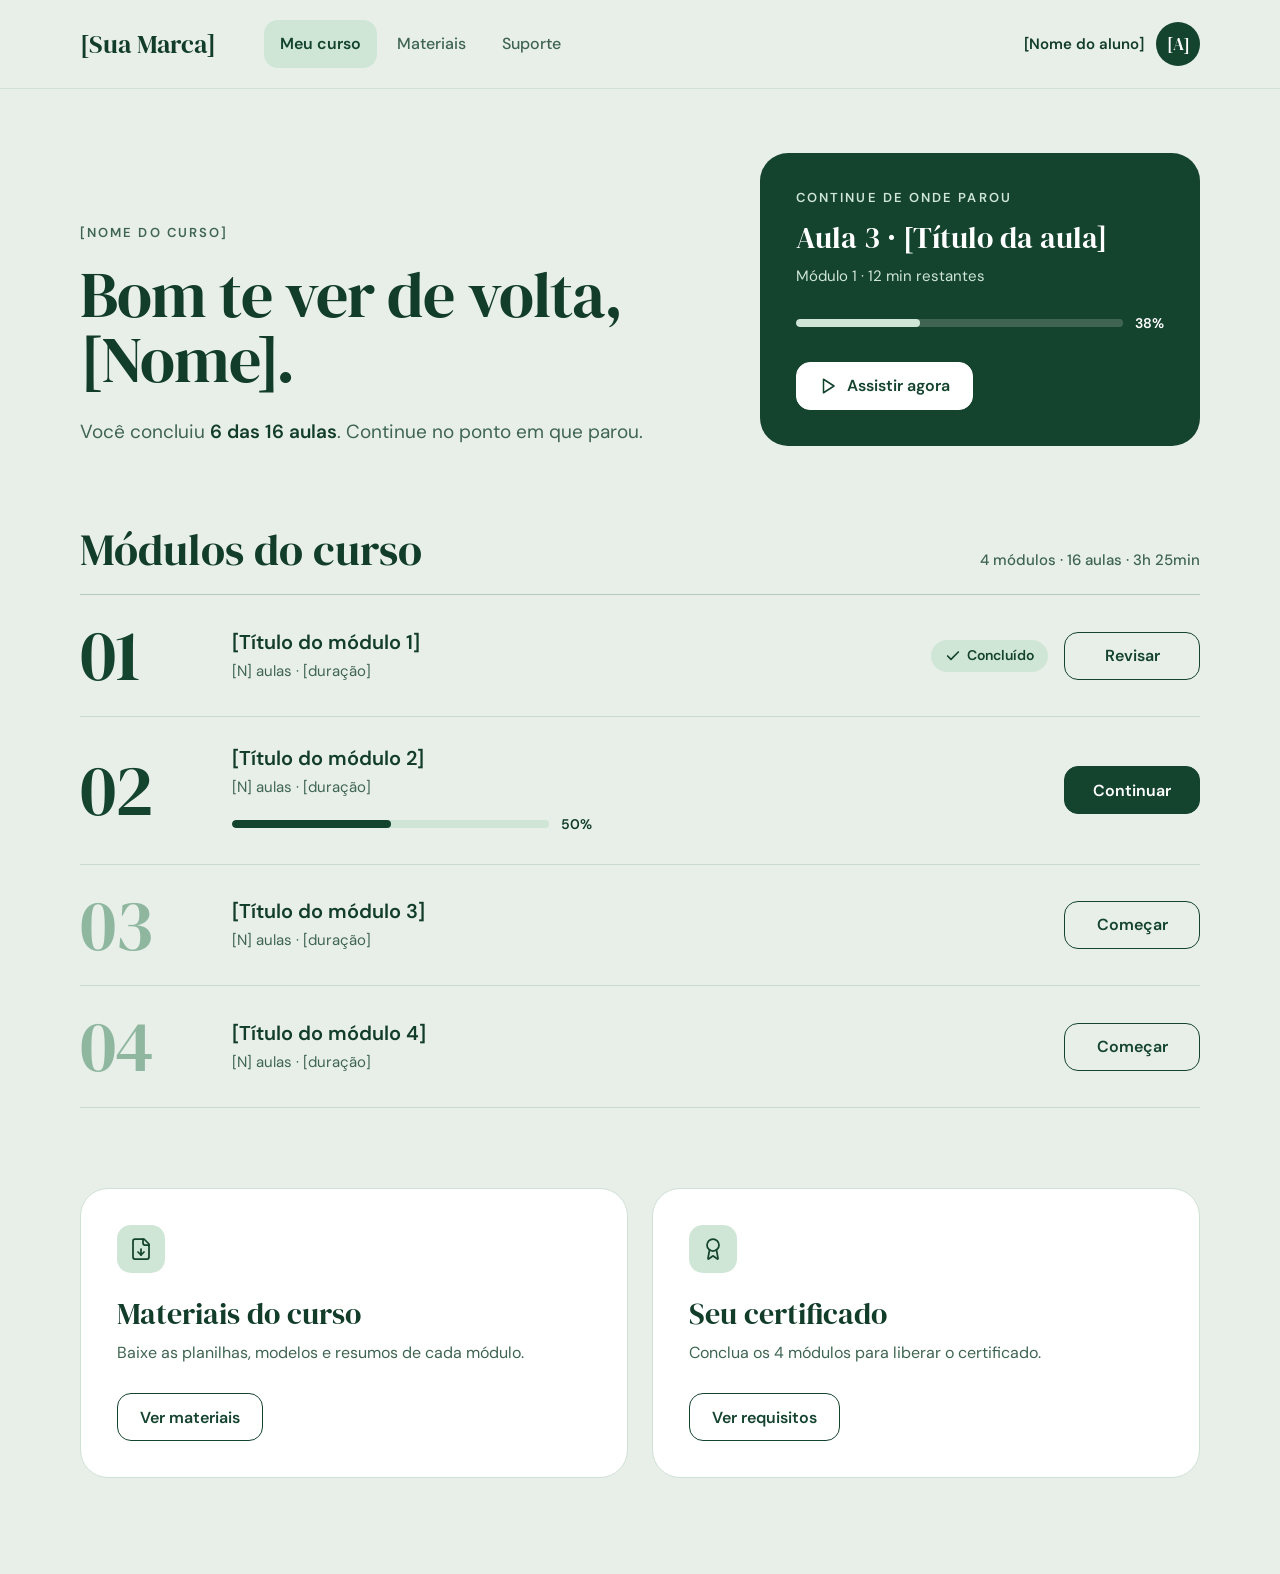
<file: curso.html>
<!DOCTYPE html>
<html lang="pt-BR">
<head>
  <meta charset="UTF-8">
  <meta name="viewport" content="width=device-width, initial-scale=1">
  <title>Meu curso · [Sua Marca]</title>
  <link rel="preconnect" href="https://fonts.googleapis.com">
  <link rel="preconnect" href="https://fonts.gstatic.com" crossorigin>
  <link rel="stylesheet" href="https://fonts.googleapis.com/css2?family=DM+Sans:wght@400;500;600;700&family=DM+Serif+Display&display=swap">
  <link rel="stylesheet" href="styles.css">
</head>
<body>
  <a class="skip-link" href="#conteudo">Pular para o conteúdo</a>

  <header class="site-header app-header">
    <div class="container app-header__inner">
      <a class="brand" href="curso.html">[Sua Marca]</a>

      <nav class="main-nav" aria-label="Principal">
        <ul>
          <li><a href="curso.html" aria-current="page">Meu curso</a></li>
          <li><a href="#materiais">Materiais</a></li>
          <li><a href="#">Suporte</a></li>
        </ul>
      </nav>

      <div class="user">
        <span class="user__name">[Nome do aluno]</span>
        <span class="avatar" aria-hidden="true">[A]</span>
      </div>
    </div>
  </header>

  <main id="conteudo">
    <!-- Boas-vindas -->
    <section class="welcome" aria-labelledby="titulo-boas-vindas">
      <div class="container welcome__grid">
        <div>
          <p class="eyebrow">[NOME DO CURSO]</p>
          <h1 id="titulo-boas-vindas" class="display">Bom te ver de volta, [Nome].</h1>
          <p class="lead">Você concluiu <strong>6 das 16 aulas</strong>. Continue no ponto em que parou.</p>
        </div>

        <section class="card-dark resume" aria-labelledby="titulo-continuar">
          <p class="eyebrow">Continue de onde parou</p>
          <h2 id="titulo-continuar">Aula 3 · [Título da aula]</h2>
          <p class="resume__meta">Módulo 1 · 12 min restantes</p>

          <div class="progress-row">
            <progress class="progress progress--on-dark" value="38" max="100" aria-label="Progresso da aula">38%</progress>
            <span class="progress-row__value" aria-hidden="true">38%</span>
          </div>

          <a class="btn btn--light" href="#">
            <svg width="18" height="18" viewBox="0 0 24 24" fill="none" stroke="currentColor" stroke-width="2" stroke-linecap="round" stroke-linejoin="round" aria-hidden="true" focusable="false"><polygon points="6 3 20 12 6 21 6 3"/></svg>
            Assistir agora
          </a>
        </section>
      </div>
    </section>

    <!-- Módulos -->
    <section class="modules-section" aria-labelledby="titulo-modulos">
      <div class="container">
        <div class="section-head">
          <h2 id="titulo-modulos">Módulos do curso</h2>
          <p>4 módulos · 16 aulas · 3h 25min</p>
        </div>

        <ol class="modules" role="list">
          <!-- Módulo 01 — concluído -->
          <li class="module module--done">
            <span class="module__num" aria-hidden="true">01</span>
            <div class="module__body">
              <h3 class="module__title"><span class="sr-only">Módulo 01: </span>[Título do módulo 1]</h3>
              <p class="module__meta">[N] aulas · [duração]</p>
            </div>
            <div class="module__actions">
              <span class="badge">
                <svg width="16" height="16" viewBox="0 0 24 24" fill="none" stroke="currentColor" stroke-width="2.5" stroke-linecap="round" stroke-linejoin="round" aria-hidden="true" focusable="false"><path d="M20 6 9 17l-5-5"/></svg>
                Concluído
              </span>
              <a class="btn btn--outline" href="#">Revisar<span class="sr-only"> o módulo 01</span></a>
            </div>
          </li>

          <!-- Módulo 02 — em andamento -->
          <li class="module module--current">
            <span class="module__num" aria-hidden="true">02</span>
            <div class="module__body">
              <h3 class="module__title"><span class="sr-only">Módulo 02: </span>[Título do módulo 2]</h3>
              <p class="module__meta">[N] aulas · [duração]<span class="sr-only"> · Em andamento</span></p>
              <div class="progress-row">
                <progress class="progress" value="50" max="100" aria-label="Progresso do módulo 02">50%</progress>
                <span class="progress-row__value" aria-hidden="true">50%</span>
              </div>
            </div>
            <div class="module__actions">
              <a class="btn btn--primary" href="#">Continuar<span class="sr-only"> o módulo 02</span></a>
            </div>
          </li>

          <!-- Módulo 03 — não iniciado -->
          <li class="module module--todo">
            <span class="module__num" aria-hidden="true">03</span>
            <div class="module__body">
              <h3 class="module__title"><span class="sr-only">Módulo 03: </span>[Título do módulo 3]</h3>
              <p class="module__meta">[N] aulas · [duração]<span class="sr-only"> · Não iniciado</span></p>
            </div>
            <div class="module__actions">
              <a class="btn btn--outline" href="#">Começar<span class="sr-only"> o módulo 03</span></a>
            </div>
          </li>

          <!-- Módulo 04 — não iniciado -->
          <li class="module module--todo">
            <span class="module__num" aria-hidden="true">04</span>
            <div class="module__body">
              <h3 class="module__title"><span class="sr-only">Módulo 04: </span>[Título do módulo 4]</h3>
              <p class="module__meta">[N] aulas · [duração]<span class="sr-only"> · Não iniciado</span></p>
            </div>
            <div class="module__actions">
              <a class="btn btn--outline" href="#">Começar<span class="sr-only"> o módulo 04</span></a>
            </div>
          </li>
        </ol>
      </div>
    </section>

    <!-- Materiais e certificado -->
    <section class="extras" aria-label="Materiais e certificado">
      <div class="container extras__grid">
        <article id="materiais" class="card extra-card">
          <span class="extra-card__icon" aria-hidden="true">
            <svg width="24" height="24" viewBox="0 0 24 24" fill="none" stroke="currentColor" stroke-width="1.75" stroke-linecap="round" stroke-linejoin="round" focusable="false"><path d="M15 2H6a2 2 0 0 0-2 2v16a2 2 0 0 0 2 2h12a2 2 0 0 0 2-2V7Z"/><path d="M14 2v4a2 2 0 0 0 2 2h4"/><path d="M12 18v-6"/><path d="m9 15 3 3 3-3"/></svg>
          </span>
          <h2>Materiais do curso</h2>
          <p>Baixe as planilhas, modelos e resumos de cada módulo.</p>
          <a class="btn btn--outline" href="#">Ver materiais</a>
        </article>

        <article class="card extra-card">
          <span class="extra-card__icon" aria-hidden="true">
            <svg width="24" height="24" viewBox="0 0 24 24" fill="none" stroke="currentColor" stroke-width="1.75" stroke-linecap="round" stroke-linejoin="round" focusable="false"><circle cx="12" cy="8" r="6"/><path d="M15.48 12.89 17 21.42a.5.5 0 0 1-.81.47l-3.58-2.69a1 1 0 0 0-1.2 0l-3.59 2.69a.5.5 0 0 1-.81-.47l1.51-8.53"/></svg>
          </span>
          <h2>Seu certificado</h2>
          <p>Conclua os 4 módulos para liberar o certificado.</p>
          <a class="btn btn--outline" href="#">Ver requisitos</a>
        </article>
      </div>
    </section>
  </main>
</body>
</html>
</file>
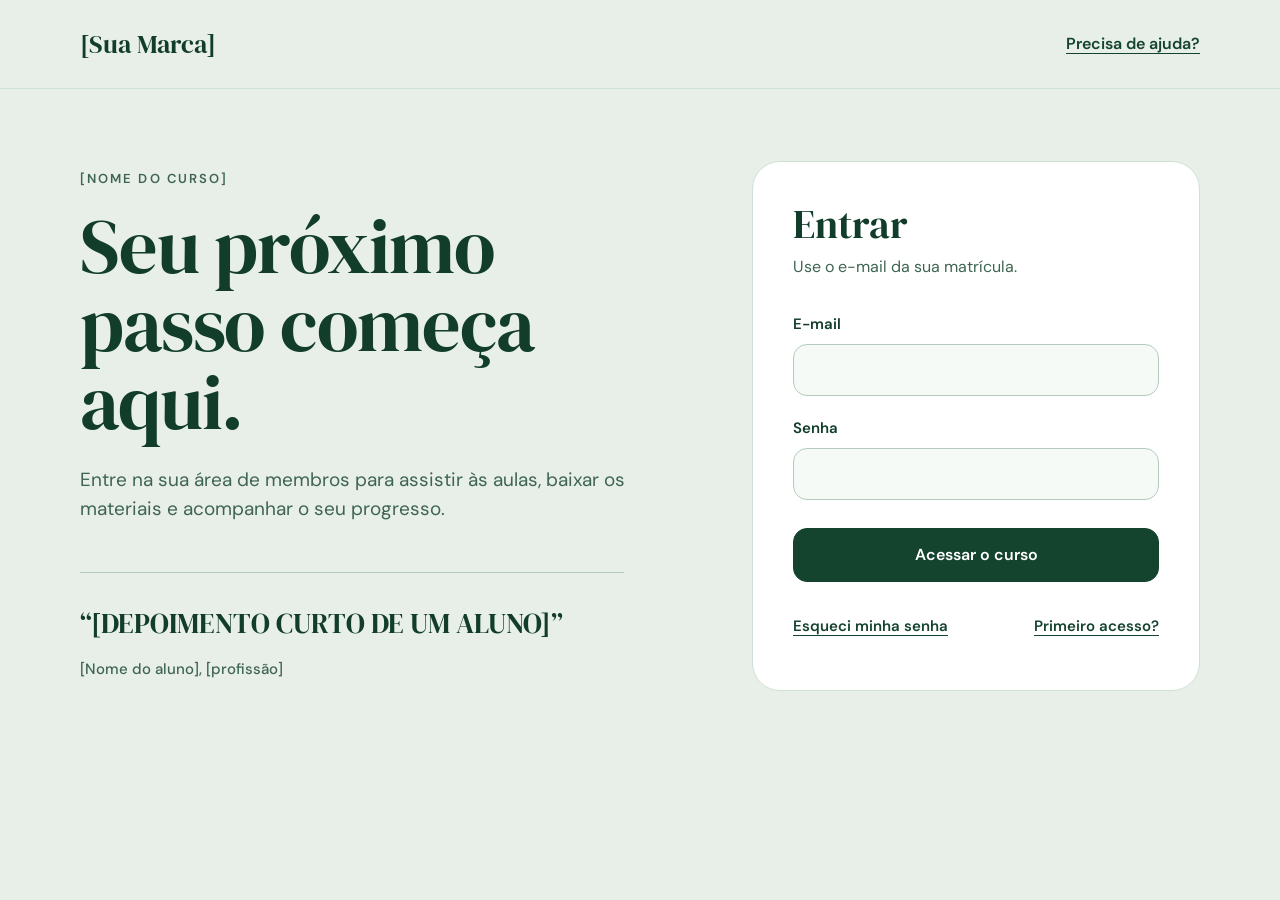
<file: index (1).html>
<!DOCTYPE html>
<html lang="pt-BR">
<head>
  <meta charset="UTF-8">
  <meta name="viewport" content="width=device-width, initial-scale=1">
  <title>Entrar · [Sua Marca]</title>
  <link rel="preconnect" href="https://fonts.googleapis.com">
  <link rel="preconnect" href="https://fonts.gstatic.com" crossorigin>
  <link rel="stylesheet" href="https://fonts.googleapis.com/css2?family=DM+Sans:wght@400;500;600;700&family=DM+Serif+Display&display=swap">
  <link rel="stylesheet" href="styles.css">
</head>
<body>
  <a class="skip-link" href="#conteudo">Pular para o conteúdo</a>

  <header class="site-header">
    <div class="container site-header__inner">
      <a class="brand" href="index.html">[Sua Marca]</a>
      <a class="text-link" href="#">Precisa de ajuda?</a>
    </div>
  </header>

  <main id="conteudo" class="login">
    <div class="container login__grid">
      <div class="login__intro">
        <p class="eyebrow">[NOME DO CURSO]</p>
        <h1 class="display">Seu próximo passo começa aqui.</h1>
        <p class="lead">Entre na sua área de membros para assistir às aulas, baixar os materiais e acompanhar o seu progresso.</p>
      </div>

      <section class="card login__card" aria-labelledby="titulo-entrar">
        <h2 id="titulo-entrar">Entrar</h2>
        <p class="login__card-sub">Use o e-mail da sua matrícula.</p>

        <!-- Sem autenticação real: o botão apenas leva para curso.html.
             Os campos não têm "name", então nada do que for digitado vai para a URL. -->
        <form class="form" action="curso.html" method="get">
          <div class="field">
            <label for="email">E-mail</label>
            <input id="email" type="email" autocomplete="email" inputmode="email">
          </div>

          <div class="field">
            <label for="senha">Senha</label>
            <input id="senha" type="password" autocomplete="current-password">
          </div>

          <button class="btn btn--primary btn--block" type="submit">Acessar o curso</button>

          <div class="form__links">
            <a class="text-link" href="#">Esqueci minha senha</a>
            <a class="text-link" href="#">Primeiro acesso?</a>
          </div>
        </form>
      </section>

      <figure class="testimonial">
        <blockquote>
          <p>“[DEPOIMENTO CURTO DE UM ALUNO]”</p>
        </blockquote>
        <figcaption>[Nome do aluno], [profissão]</figcaption>
      </figure>
    </div>
  </main>
</body>
</html>
</file>
<file: styles.css>
/* ==========================================================
   Área de membros — estilos compartilhados (index + curso)
   ========================================================== */

:root {
  --bg: #E8EFE9;
  --text: #123D2A;
  --text-2: #3F6552;
  --green: #14432E;
  --green-hover: #0E3322;
  --border: #B4CBBB;
  --border-soft: #CFE0D5;
  --row-line: #C7DCCE;
  --card: #FFFFFF;
  --field: #F6FAF7;
  --green-light: #CFE6D7;
  --green-faded: #8FB7A0;

  --serif: 'DM Serif Display', Georgia, 'Times New Roman', serif;
  --sans: 'DM Sans', system-ui, -apple-system, 'Segoe UI', Roboto, sans-serif;

  --radius-lg: 28px;
  --radius: 14px;
  --gutter: 24px;
}

/* ---------- Base ---------- */

*,
*::before,
*::after {
  box-sizing: border-box;
}

html {
  -webkit-text-size-adjust: 100%;
}

body {
  margin: 0;
  background: var(--bg);
  color: var(--text);
  font-family: var(--sans);
  font-size: 16px;
  line-height: 1.6;
  -webkit-font-smoothing: antialiased;
}

h1, h2, h3, p, figure, blockquote, ol, ul {
  margin: 0;
}

ol, ul {
  padding: 0;
  list-style: none;
}

svg {
  display: block;
  flex-shrink: 0;
}

a {
  color: inherit;
}

:focus-visible {
  outline: 3px solid var(--green);
  outline-offset: 3px;
}

.sr-only {
  position: absolute;
  width: 1px;
  height: 1px;
  padding: 0;
  margin: -1px;
  overflow: hidden;
  clip: rect(0, 0, 0, 0);
  white-space: nowrap;
  border: 0;
}

.skip-link {
  position: absolute;
  top: -100px;
  left: 16px;
  z-index: 10;
  display: inline-flex;
  align-items: center;
  min-height: 48px;
  padding: 0 20px;
  border-radius: var(--radius);
  background: var(--green);
  color: #FFFFFF;
  font-weight: 600;
  text-decoration: none;
}

.skip-link:focus {
  top: 16px;
}

.container {
  width: 100%;
  max-width: calc(1120px + var(--gutter) * 2);
  margin-inline: auto;
  padding-inline: var(--gutter);
}

/* ---------- Tipografia ---------- */

.eyebrow {
  font-size: 13px;
  font-weight: 600;
  line-height: 1.4;
  letter-spacing: 0.16em;
  text-transform: uppercase;
  color: var(--text-2);
}

.display {
  margin-top: 20px;
  font-family: var(--serif);
  font-weight: 400;
  line-height: 1.02;
  letter-spacing: -0.015em;
}

.lead {
  margin-top: 24px;
  max-width: 30em;
  font-size: 19px;
  line-height: 1.55;
  color: var(--text-2);
}

.lead strong {
  font-weight: 600;
  color: var(--text);
}

/* ---------- Links e botões ---------- */

.text-link {
  display: inline-flex;
  align-items: center;
  min-height: 48px;
  font-weight: 600;
  color: var(--green);
  text-decoration: underline;
  text-decoration-thickness: 1px;
  text-underline-offset: 4px;
}

.text-link:hover {
  text-decoration-thickness: 2px;
}

.btn {
  display: inline-flex;
  align-items: center;
  justify-content: center;
  gap: 10px;
  min-height: 48px;
  padding: 12px 22px;
  border: 1.5px solid transparent;
  border-radius: var(--radius);
  font: 600 16px/1.2 var(--sans);
  text-align: center;
  text-decoration: none;
  cursor: pointer;
  transition: background-color 0.15s ease, border-color 0.15s ease, color 0.15s ease;
}

.btn--primary {
  background: var(--green);
  border-color: var(--green);
  color: #FFFFFF;
}

.btn--primary:hover {
  background: var(--green-hover);
  border-color: var(--green-hover);
}

.btn--outline {
  background: transparent;
  border-color: var(--green);
  color: var(--green);
}

.btn--outline:hover {
  background: var(--green-light);
}

.btn--light {
  background: #FFFFFF;
  border-color: #FFFFFF;
  color: var(--green);
}

.btn--light:hover {
  background: var(--green-light);
  border-color: var(--green-light);
}

.btn--block {
  width: 100%;
  min-height: 54px;
}

/* ---------- Cards ---------- */

.card {
  background: var(--card);
  border: 1px solid var(--border-soft);
  border-radius: var(--radius-lg);
  padding: 40px;
}

.card-dark {
  background: var(--green);
  color: #FFFFFF;
  border-radius: var(--radius-lg);
  padding: 36px;
}

.card-dark :focus-visible {
  outline-color: #FFFFFF;
}

/* ---------- Barra de progresso (elemento <progress>) ---------- */

.progress {
  -webkit-appearance: none;
  appearance: none;
  display: block;
  width: 100%;
  height: 8px;
  border: 0;
  border-radius: 999px;
  overflow: hidden;
  background: var(--green-light);
  color: var(--green);
}

.progress::-webkit-progress-bar {
  background: var(--green-light);
  border-radius: 999px;
}

.progress::-webkit-progress-value {
  background: var(--green);
  border-radius: 999px;
}

.progress::-moz-progress-bar {
  background: var(--green);
  border-radius: 999px;
}

.progress--on-dark,
.progress--on-dark::-webkit-progress-bar {
  background: var(--text-2);
}

.progress--on-dark::-webkit-progress-value {
  background: var(--green-light);
}

.progress--on-dark::-moz-progress-bar {
  background: var(--green-light);
}

.progress-row {
  display: flex;
  align-items: center;
  gap: 12px;
}

.progress-row__value {
  font-size: 14px;
  font-weight: 600;
  font-variant-numeric: tabular-nums;
}

/* ---------- Cabeçalho ---------- */

.site-header {
  border-bottom: 1px solid var(--border-soft);
}

.site-header__inner {
  display: flex;
  align-items: center;
  justify-content: space-between;
  gap: 16px 24px;
  min-height: 88px;
}

.brand {
  display: inline-flex;
  align-items: center;
  min-height: 48px;
  font-family: var(--serif);
  font-size: 26px;
  line-height: 1;
  color: var(--text);
  text-decoration: none;
  white-space: nowrap;
}

/* ==========================================================
   Página 1 — Login (index.html)
   ========================================================== */

.login {
  padding-block: 72px 96px;
}

.login__grid {
  display: grid;
  grid-template-columns: minmax(0, 1fr) minmax(0, 448px);
  grid-template-areas:
    "intro card"
    "quote card";
  column-gap: 96px;
}

.login__intro {
  grid-area: intro;
  align-self: end;
}

.login__intro .display {
  font-size: clamp(2.75rem, 1.5rem + 4.4vw, 4.75rem); /* ~76px no desktop */
}

.login__card {
  grid-area: card;
  align-self: center;
}

.testimonial {
  grid-area: quote;
  align-self: start;
  margin-top: 48px;
  padding-top: 32px;
  border-top: 1px solid var(--border);
  max-width: 34em;
}

.testimonial blockquote p {
  font-family: var(--serif);
  font-size: clamp(1.375rem, 1.1rem + 0.9vw, 1.75rem);
  line-height: 1.3;
}

.testimonial figcaption {
  margin-top: 16px;
  font-size: 15px;
  font-weight: 500;
  color: var(--text-2);
}

.login__card h2 {
  font-family: var(--serif);
  font-weight: 400;
  font-size: 40px;
  line-height: 1.1;
}

.login__card-sub {
  margin-top: 8px;
  color: var(--text-2);
}

.form {
  display: grid;
  gap: 20px;
  margin-top: 32px;
}

.field {
  display: grid;
  gap: 8px;
}

.field label {
  font-size: 15px;
  font-weight: 600;
}

.field input {
  width: 100%;
  min-height: 52px;
  padding: 12px 16px;
  border: 1px solid var(--border);
  border-radius: var(--radius);
  background: var(--field);
  color: var(--text);
  font: 400 16px/1.4 var(--sans);
  transition: border-color 0.15s ease;
}

.field input:hover {
  border-color: var(--green-faded);
}

.field input:focus-visible {
  border-color: var(--green);
  outline-offset: 2px;
}

.form .btn--block {
  margin-top: 8px;
}

.form__links {
  display: flex;
  flex-wrap: wrap;
  justify-content: space-between;
  gap: 0 16px;
  font-size: 15px;
}

/* ==========================================================
   Página 2 — Área do aluno (curso.html)
   ========================================================== */

/* ---------- Cabeçalho com menu ---------- */

.app-header__inner {
  display: grid;
  grid-template-columns: auto 1fr auto;
  grid-template-areas: "brand nav user";
  align-items: center;
  gap: 8px 48px;
  min-height: 88px;
}

.app-header .brand {
  grid-area: brand;
}

.main-nav {
  grid-area: nav;
}

.main-nav ul {
  display: flex;
  gap: 4px;
}

.main-nav a {
  display: inline-flex;
  align-items: center;
  min-height: 48px;
  padding: 0 16px;
  border-radius: var(--radius);
  font-weight: 500;
  color: var(--text-2);
  text-decoration: none;
  white-space: nowrap;
}

.main-nav a:hover {
  color: var(--text);
  text-decoration: underline;
  text-underline-offset: 4px;
}

.main-nav a[aria-current="page"] {
  background: var(--green-light);
  color: var(--green);
  font-weight: 600;
}

.main-nav a[aria-current="page"]:hover {
  text-decoration: none;
}

.user {
  grid-area: user;
  display: flex;
  align-items: center;
  gap: 12px;
}

.user__name {
  font-size: 15px;
  font-weight: 600;
  white-space: nowrap;
}

.avatar {
  display: grid;
  place-items: center;
  width: 44px;
  height: 44px;
  border-radius: 50%;
  background: var(--green);
  color: #FFFFFF;
  font-family: var(--serif);
  font-size: 17px;
  line-height: 1;
}

/* ---------- Boas-vindas ---------- */

.welcome {
  padding-block: 64px 80px;
}

.welcome__grid {
  display: grid;
  grid-template-columns: minmax(0, 1fr) minmax(0, 440px);
  gap: 48px 64px;
  align-items: end;
}

.welcome .display {
  font-size: clamp(2.5rem, 1.4rem + 3.8vw, 4rem); /* ~64px no desktop */
}

.resume .eyebrow {
  color: var(--green-light);
}

.resume h2 {
  margin-top: 14px;
  font-family: var(--serif);
  font-weight: 400;
  font-size: 30px;
  line-height: 1.15;
}

.resume__meta {
  margin-top: 8px;
  font-size: 15px;
  color: var(--green-light);
}

.resume .progress-row {
  margin-top: 24px;
}

.resume .btn {
  margin-top: 28px;
}

/* ---------- Módulos ---------- */

.modules-section {
  padding-bottom: 80px;
}

.section-head {
  display: flex;
  flex-wrap: wrap;
  align-items: baseline;
  justify-content: space-between;
  gap: 8px 24px;
  padding-bottom: 20px;
  border-bottom: 1px solid var(--border);
}

.section-head h2 {
  font-family: var(--serif);
  font-weight: 400;
  font-size: clamp(2rem, 1.5rem + 1.6vw, 2.75rem);
  line-height: 1.1;
}

.section-head p {
  font-size: 15px;
  font-weight: 500;
  color: var(--text-2);
}

.module {
  display: grid;
  grid-template-columns: 120px minmax(0, 1fr) auto;
  grid-template-areas: "num body actions";
  align-items: center;
  gap: 16px 32px;
  padding-block: 28px;
  border-bottom: 1px solid var(--row-line);
}

.module__num {
  grid-area: num;
  font-family: var(--serif);
  font-size: 72px;
  line-height: 0.9;
  letter-spacing: -0.02em;
  color: var(--green);
}

.module--todo .module__num {
  color: var(--green-faded);
}

.module__body {
  grid-area: body;
  min-width: 0;
}

.module__title {
  font-size: 20px;
  font-weight: 600;
  line-height: 1.3;
}

.module__meta {
  margin-top: 4px;
  font-size: 15px;
  color: var(--text-2);
}

.module .progress-row {
  max-width: 360px;
  margin-top: 14px;
}

.module__actions {
  grid-area: actions;
  display: flex;
  flex-wrap: wrap;
  align-items: center;
  justify-content: flex-end;
  gap: 12px 16px;
}

.module__actions .btn {
  min-width: 136px;
}

.badge {
  display: inline-flex;
  align-items: center;
  gap: 6px;
  padding: 6px 14px;
  border-radius: 999px;
  background: var(--green-light);
  color: var(--green);
  font-size: 14px;
  font-weight: 600;
  line-height: 1.4;
}

/* ---------- Materiais e certificado ---------- */

.extras {
  padding-bottom: 96px;
}

.extras__grid {
  display: grid;
  grid-template-columns: repeat(2, minmax(0, 1fr));
  gap: 24px;
}

.extra-card {
  display: flex;
  flex-direction: column;
  align-items: flex-start;
  padding: 36px;
}

.extra-card__icon {
  display: grid;
  place-items: center;
  width: 48px;
  height: 48px;
  border-radius: var(--radius);
  background: var(--green-light);
  color: var(--green);
}

.extra-card h2 {
  margin-top: 24px;
  font-family: var(--serif);
  font-weight: 400;
  font-size: 30px;
  line-height: 1.15;
}

.extra-card p {
  margin-top: 8px;
  margin-bottom: 28px;
  color: var(--text-2);
}

.extra-card .btn {
  margin-top: auto;
}

/* ==========================================================
   Responsivo
   ========================================================== */

@media (max-width: 960px) {
  .login__grid {
    grid-template-columns: minmax(0, 1fr);
    grid-template-areas:
      "intro"
      "card"
      "quote";
    row-gap: 48px;
  }

  .login__card {
    max-width: 560px;
  }

  .testimonial {
    margin-top: 0;
  }

  .welcome__grid {
    grid-template-columns: minmax(0, 1fr);
  }
}

@media (max-width: 760px) {
  .app-header__inner {
    grid-template-columns: minmax(0, 1fr) auto;
    grid-template-areas:
      "brand user"
      "nav nav";
    padding-block: 12px 8px;
  }

  .main-nav {
    margin-inline: -12px;
  }

  .main-nav a {
    padding: 0 12px;
  }

  .module {
    grid-template-columns: 64px minmax(0, 1fr);
    grid-template-areas:
      "num body"
      "num actions";
    align-items: start;
    gap: 16px 16px;
    padding-block: 24px;
  }

  .module__num {
    font-size: 48px;
  }

  .module__actions {
    justify-content: flex-start;
    gap: 12px;
  }

  .extras__grid {
    grid-template-columns: minmax(0, 1fr);
  }
}

@media (max-width: 560px) {
  :root {
    --gutter: 20px;
  }

  .site-header__inner {
    min-height: 72px;
  }

  .brand {
    font-size: 22px;
  }

  .login {
    padding-block: 40px 64px;
  }

  .lead {
    font-size: 17px;
  }

  .card {
    padding: 28px 24px;
  }

  .card-dark {
    padding: 28px 24px;
  }

  .login__card h2 {
    font-size: 34px;
  }

  .welcome {
    padding-block: 40px 56px;
  }

  .resume h2,
  .extra-card h2 {
    font-size: 26px;
  }

  .user__name {
    /* o nome continua disponível para leitores de tela */
    position: absolute;
    width: 1px;
    height: 1px;
    margin: -1px;
    overflow: hidden;
    clip: rect(0, 0, 0, 0);
    white-space: nowrap;
  }
}

@media (prefers-reduced-motion: reduce) {
  * {
    transition: none !important;
  }
}
</file>
